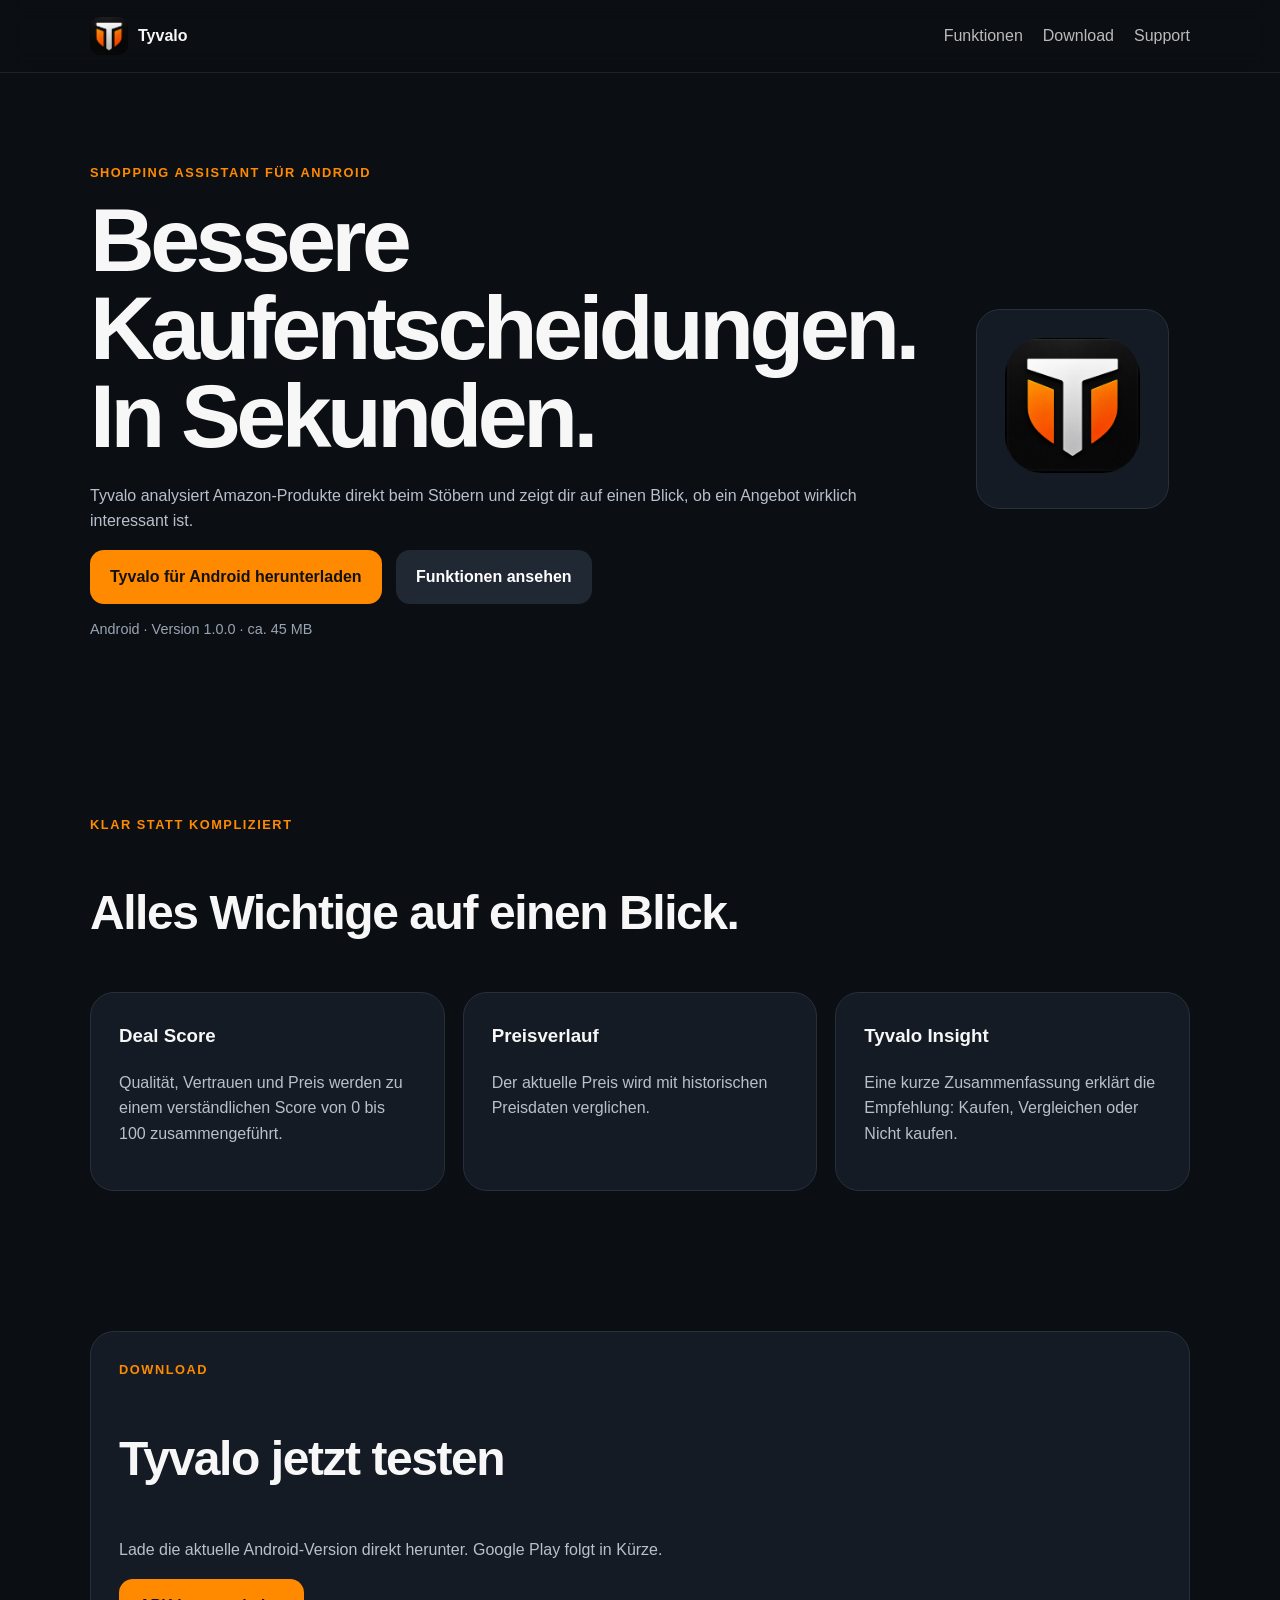
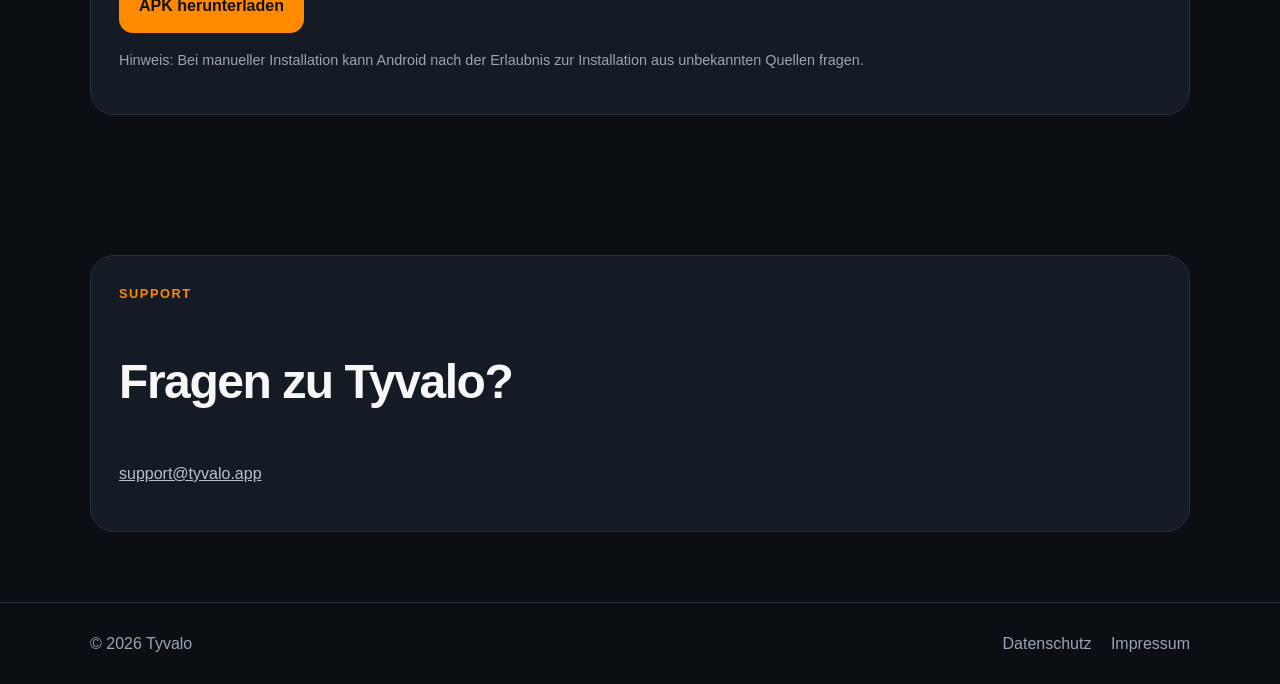
<file: index.html>
<!doctype html>
<html lang="de">
<head>
  <meta charset="utf-8">

  <meta
    name="viewport"
    content="width=device-width, initial-scale=1"
  >

  <title>
    Tyvalo – Smarte Kaufentscheidungen
  </title>

  <meta
    name="description"
    content="Tyvalo bewertet Amazon-Produkte mit Deal Score, Preisverlauf und klarer Kaufempfehlung."
  >

  <link
    rel="icon"
    href="assets/tyvalo-icon.png"
  >

  <link
    rel="stylesheet"
    href="styles.css"
  >
</head>

<body>

<header>
  <div class="container">
    <nav>

      <a
        class="brand"
        href="index.html"
      >
        <img
          src="assets/tyvalo-icon.png"
          alt=""
        >

        <span>Tyvalo</span>
      </a>

      <div class="links">
        <a href="#funktionen">
          Funktionen
        </a>

        <a href="#download">
          Download
        </a>

        <a href="#support">
          Support
        </a>
      </div>

    </nav>
  </div>
</header>


<main>

  <section class="hero">

    <div class="container hero-grid">

      <div>

        <div class="eyebrow">
          Shopping Assistant für Android
        </div>

        <h1>
          Bessere Kaufentscheidungen.
          In Sekunden.
        </h1>

        <p>
          Tyvalo analysiert Amazon-Produkte direkt
          beim Stöbern und zeigt dir auf einen Blick,
          ob ein Angebot wirklich interessant ist.
        </p>

        <a
          class="btn"
          href="download/tyvalo.apk"
          download
        >
          Tyvalo für Android herunterladen
        </a>

        <a
          class="btn"
          style="background:#202833;color:#fff"
          href="#funktionen"
        >
          Funktionen ansehen
        </a>

        <p
          style="
            margin-top:14px;
            font-size:.9rem;
            color:#9aa4b2;
          "
        >
          Android · Version 1.0.0 · ca. 45 MB
        </p>

      </div>


      <div class="hero-card">

        <img
          src="assets/tyvalo-icon.png"
          alt="Tyvalo App-Icon"
        >

      </div>

    </div>

  </section>


  <section
    class="section"
    id="funktionen"
  >

    <div class="container">

      <div class="eyebrow">
        Klar statt kompliziert
      </div>

      <h2>
        Alles Wichtige auf einen Blick.
      </h2>

      <div class="cards">

        <article class="card">

          <h3>
            Deal Score
          </h3>

          <p>
            Qualität, Vertrauen und Preis werden
            zu einem verständlichen Score von
            0 bis 100 zusammengeführt.
          </p>

        </article>


        <article class="card">

          <h3>
            Preisverlauf
          </h3>

          <p>
            Der aktuelle Preis wird mit historischen
            Preisdaten verglichen.
          </p>

        </article>


        <article class="card">

          <h3>
            Tyvalo Insight
          </h3>

          <p>
            Eine kurze Zusammenfassung erklärt
            die Empfehlung:
            Kaufen, Vergleichen oder Nicht kaufen.
          </p>

        </article>

      </div>

    </div>

  </section>


  <section
    class="section"
    id="download"
  >

    <div class="container">

      <div class="box">

        <div class="eyebrow">
          Download
        </div>

        <h2>
          Tyvalo jetzt testen
        </h2>

        <p>
          Lade die aktuelle Android-Version
          direkt herunter.
          Google Play folgt in Kürze.
        </p>

        <a
          class="btn"
          href="download/tyvalo.apk"
          download
        >
          APK herunterladen
        </a>

        <p
          style="
            margin-top:16px;
            font-size:.9rem;
            color:#9aa4b2;
          "
        >
          Hinweis:
          Bei manueller Installation kann Android
          nach der Erlaubnis zur Installation aus
          unbekannten Quellen fragen.
        </p>

      </div>

    </div>

  </section>


  <section
    class="section"
    id="support"
  >

    <div class="container">

      <div class="box">

        <div class="eyebrow">
          Support
        </div>

        <h2>
          Fragen zu Tyvalo?
        </h2>

        <p>
          <a href="mailto:support@tyvalo.app">
            support@tyvalo.app
          </a>
        </p>

      </div>

    </div>

  </section>

</main>


<footer>

  <div class="container footer">

    <span>
      © 2026 Tyvalo
    </span>

    <span>

      <a href="datenschutz.html">
        Datenschutz
      </a>

      <a href="impressum.html">
        Impressum
      </a>

    </span>

  </div>

</footer>

</body>
</html>
</file>
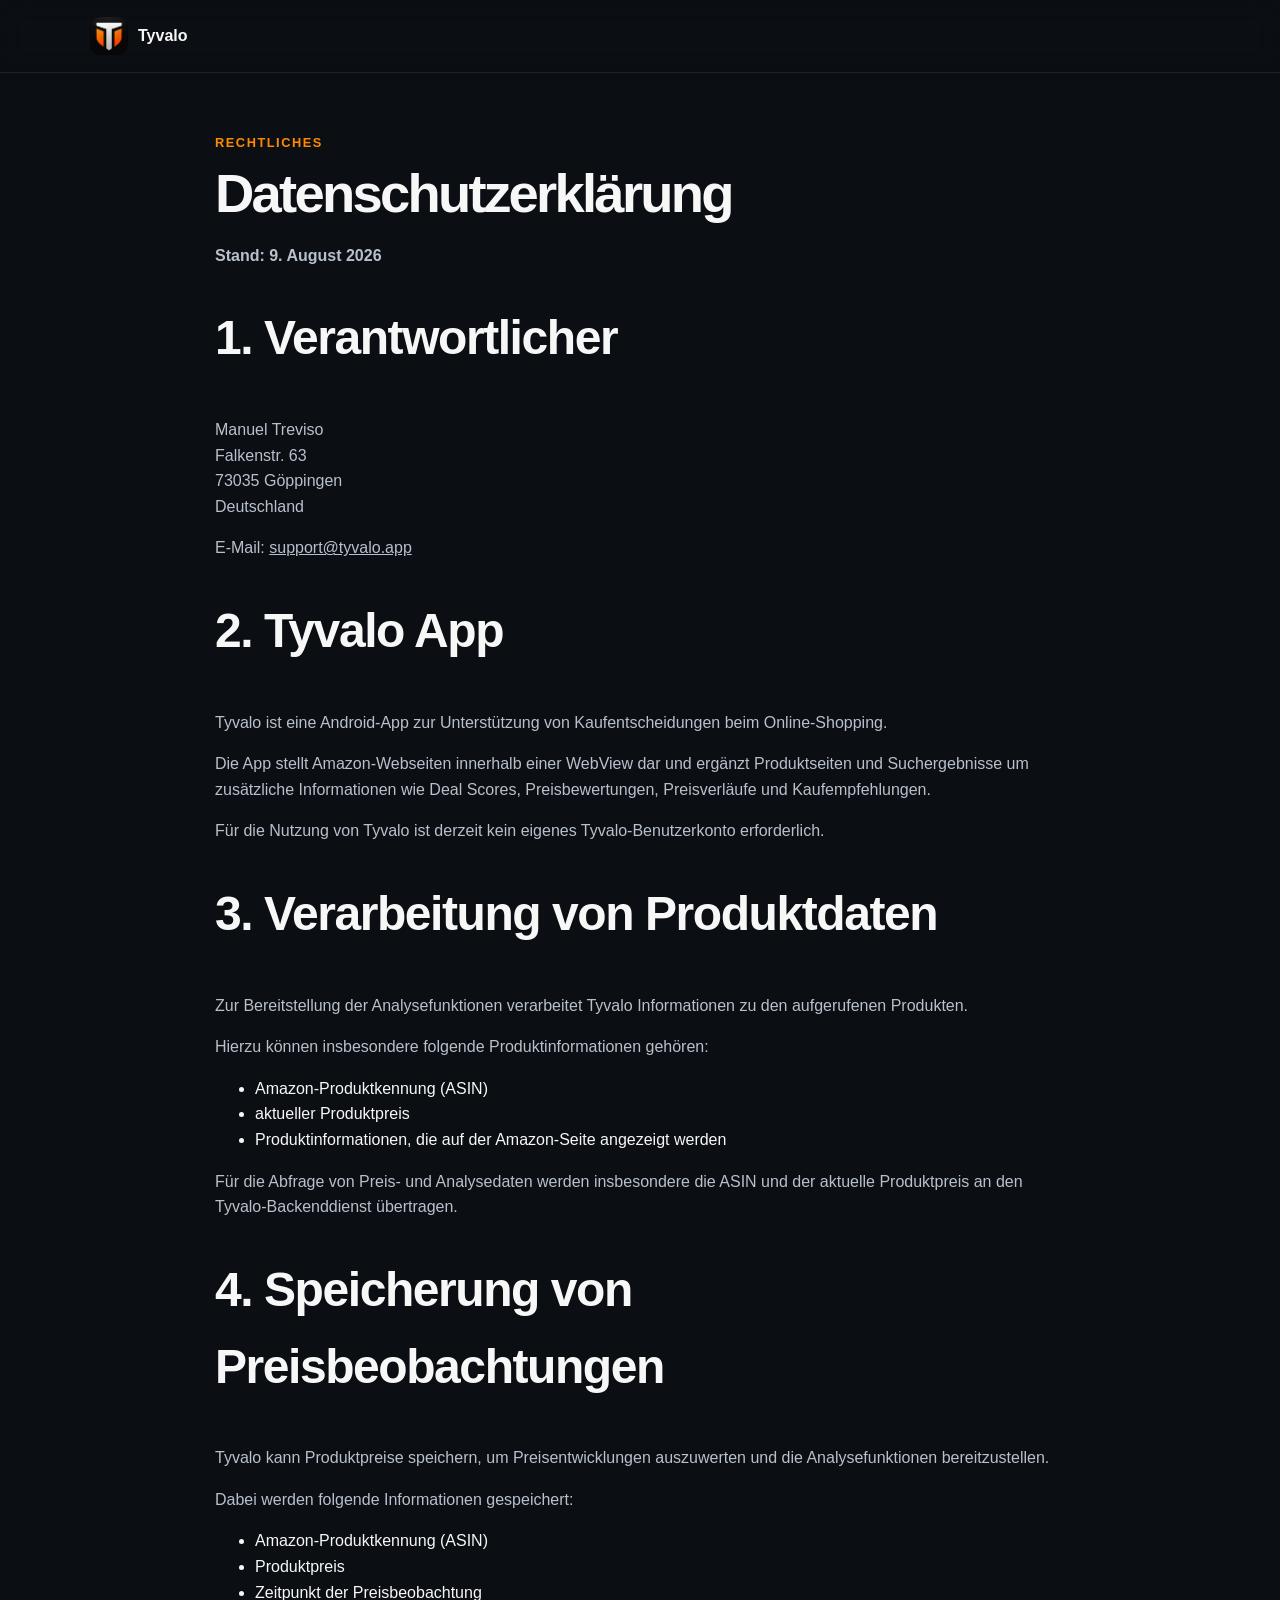
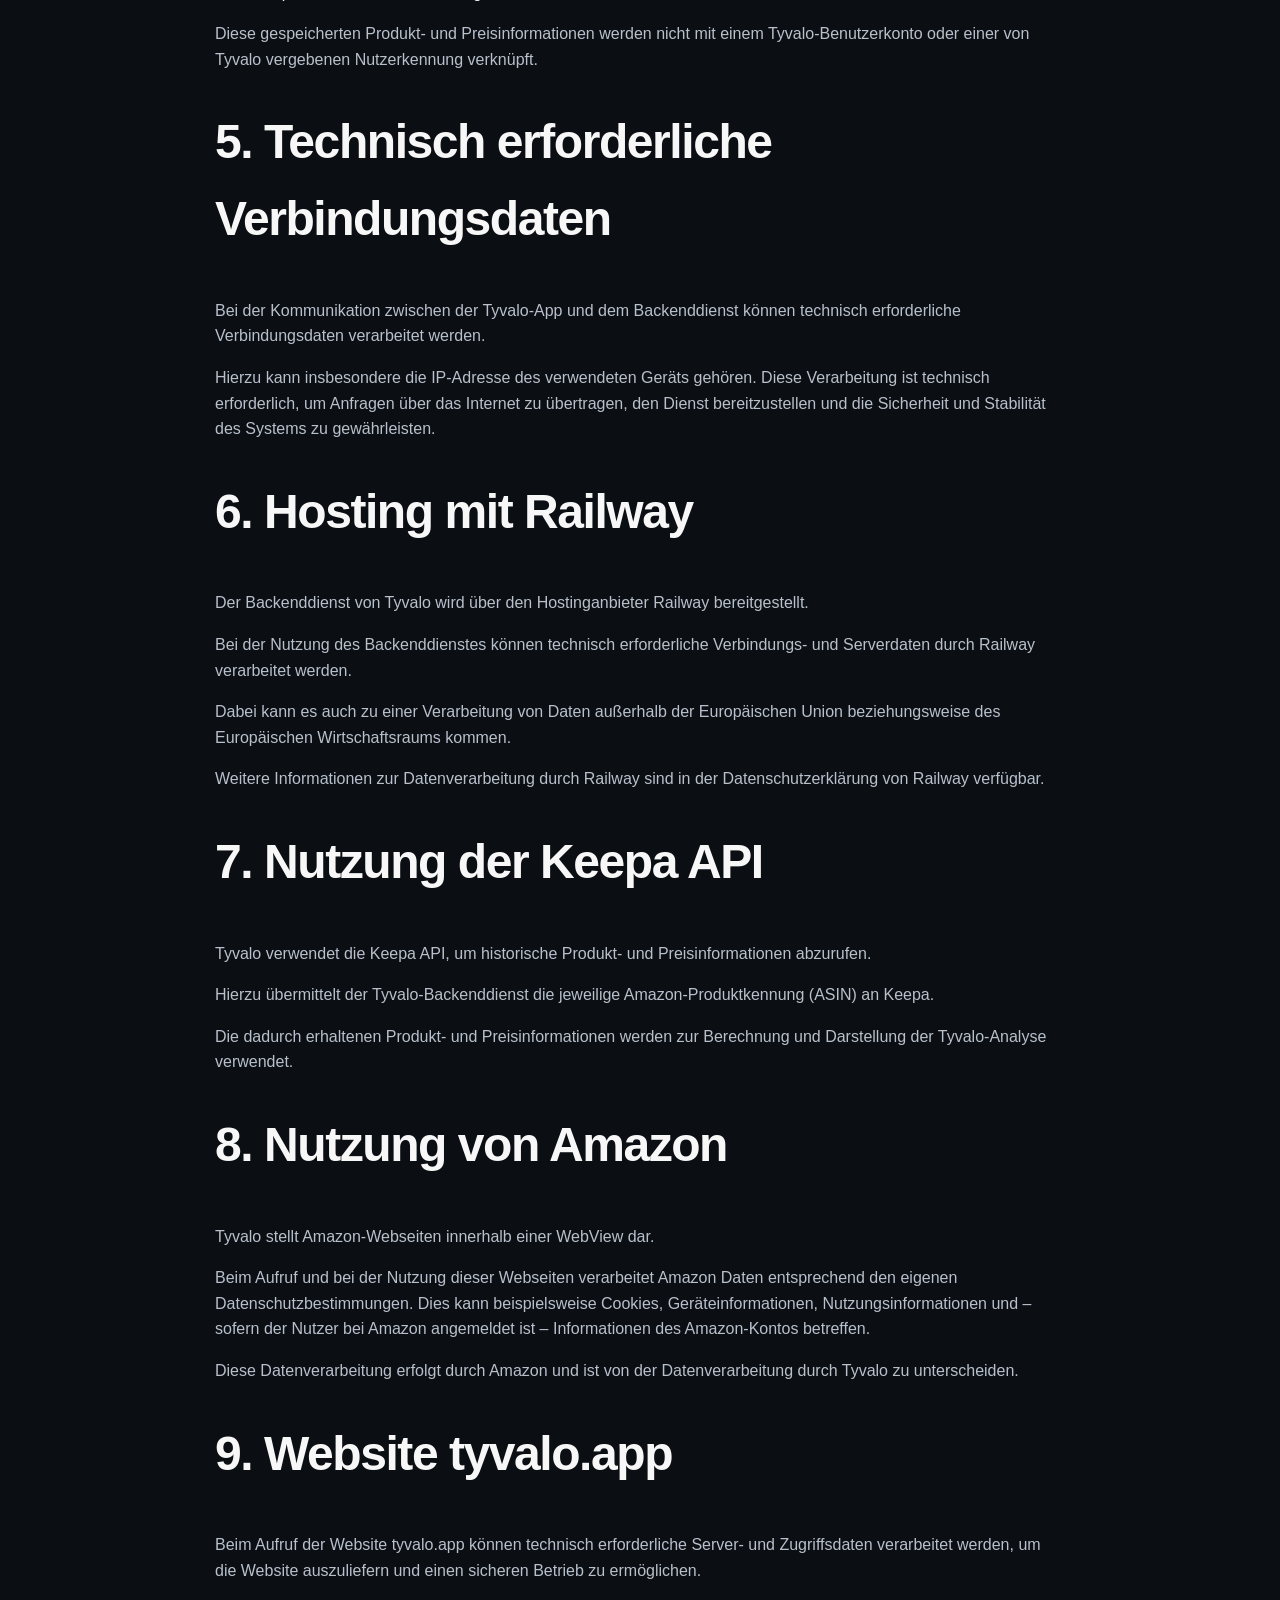
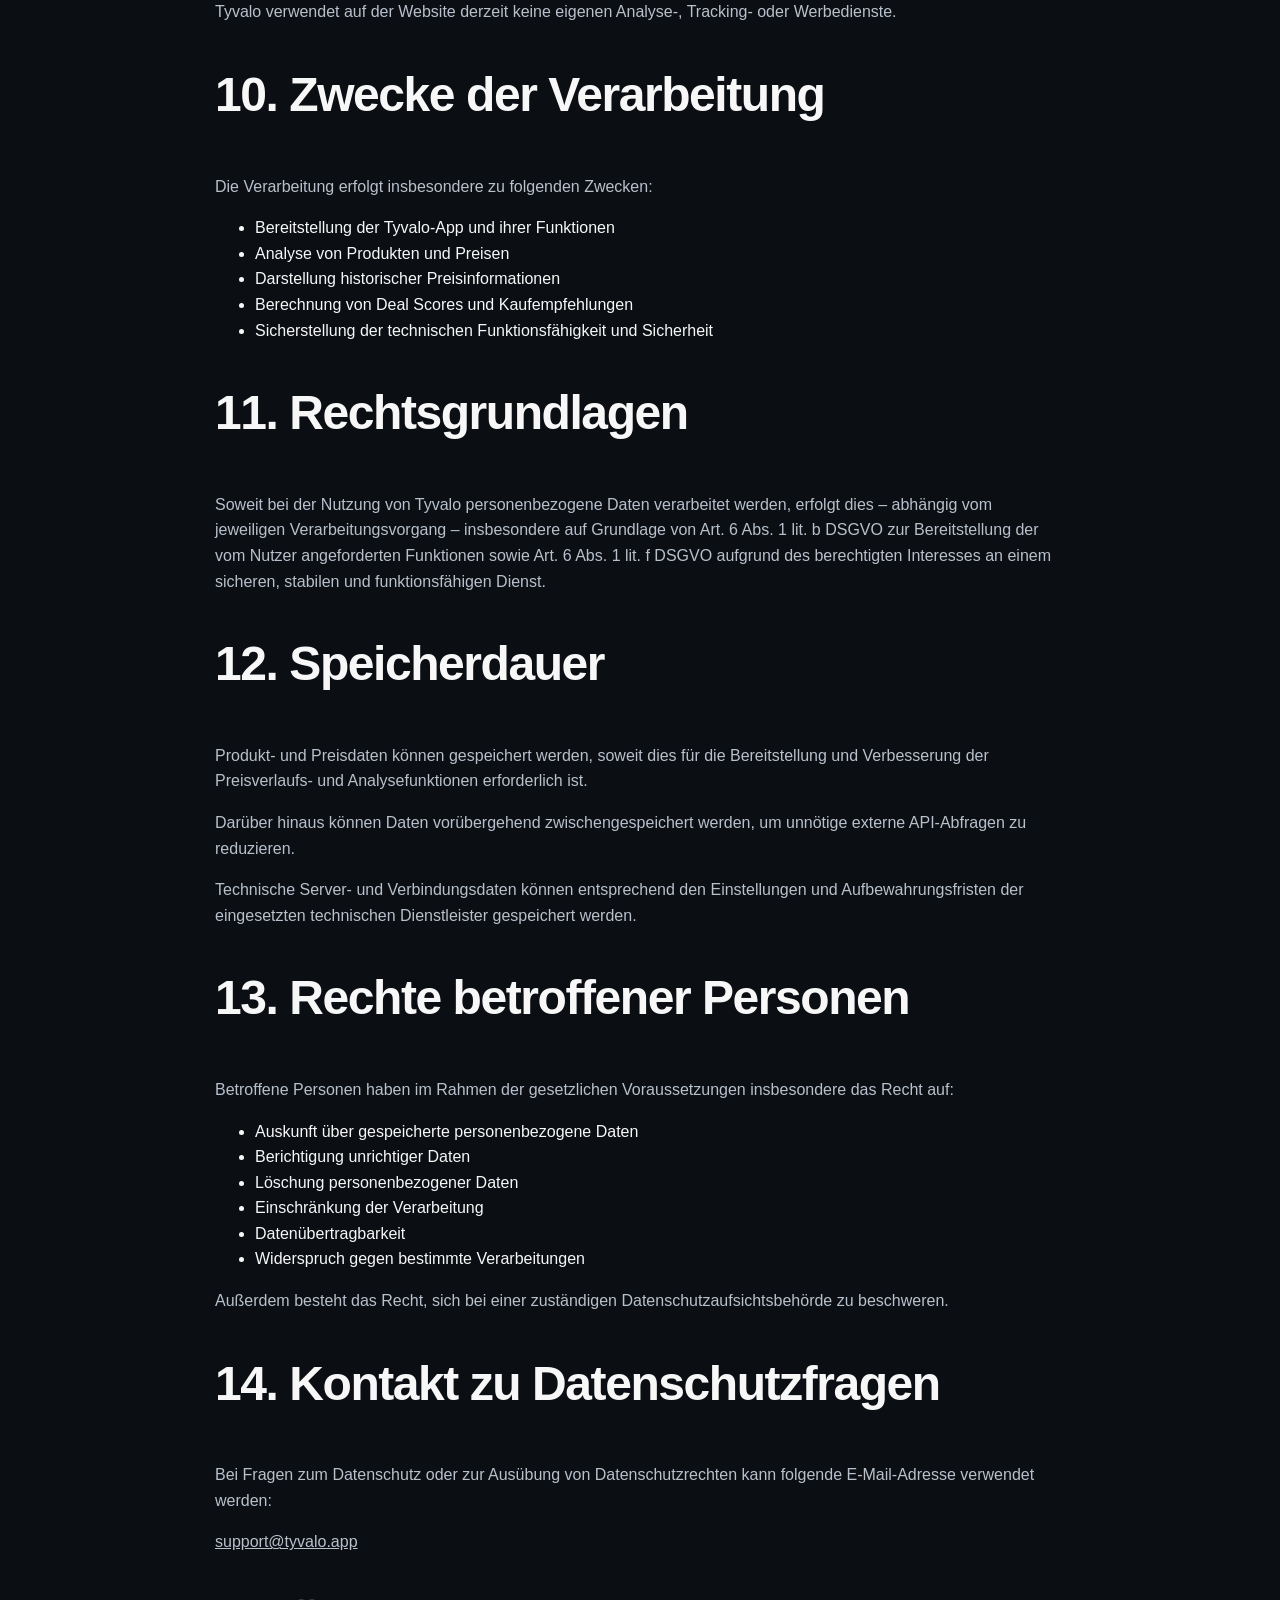
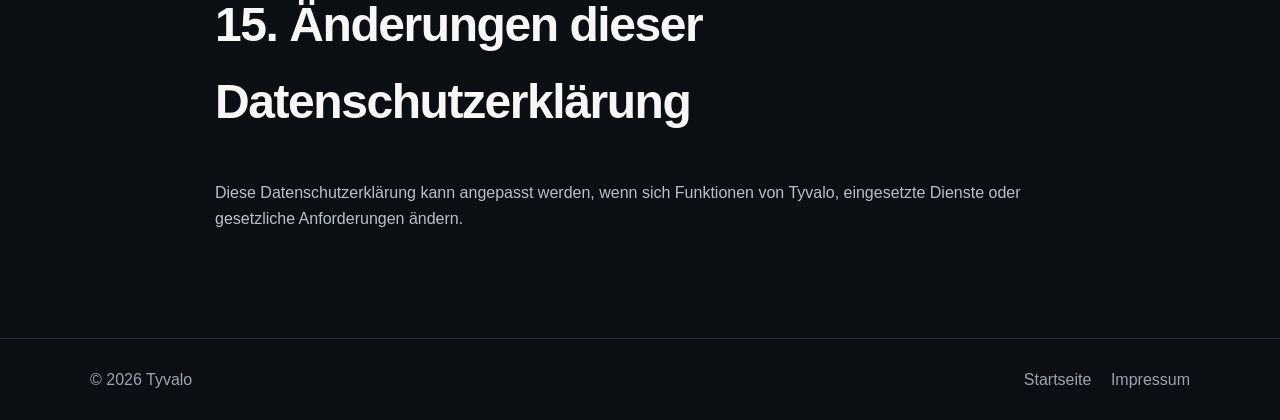
<file: datenschutz.html>
<!doctype html>
<html lang="de">
<head>
  <meta charset="utf-8">
  <meta name="viewport" content="width=device-width,initial-scale=1">
  <title>Datenschutzerklärung – Tyvalo</title>

  <link rel="stylesheet" href="styles.css">
  <link rel="icon" href="assets/tyvalo-icon.png">
</head>

<body>

<header>
  <div class="container">
    <nav>
      <a class="brand" href="index.html">
        <img src="assets/tyvalo-icon.png" alt="">
        <span>Tyvalo</span>
      </a>
    </nav>
  </div>
</header>

<main class="container legal">

  <div class="eyebrow">Rechtliches</div>
  <h1>Datenschutzerklärung</h1>

  <p><strong>Stand: 9. August 2026</strong></p>

  <h2>1. Verantwortlicher</h2>

  <p>
    Manuel Treviso<br>
    Falkenstr. 63<br>
    73035 Göppingen<br>
    Deutschland
  </p>

  <p>
    E-Mail:
    <a href="mailto:support@tyvalo.app">
      support@tyvalo.app
    </a>
  </p>


  <h2>2. Tyvalo App</h2>

  <p>
    Tyvalo ist eine Android-App zur Unterstützung von
    Kaufentscheidungen beim Online-Shopping.
  </p>

  <p>
    Die App stellt Amazon-Webseiten innerhalb einer WebView dar
    und ergänzt Produktseiten und Suchergebnisse um zusätzliche
    Informationen wie Deal Scores, Preisbewertungen,
    Preisverläufe und Kaufempfehlungen.
  </p>

  <p>
    Für die Nutzung von Tyvalo ist derzeit kein eigenes
    Tyvalo-Benutzerkonto erforderlich.
  </p>


  <h2>3. Verarbeitung von Produktdaten</h2>

  <p>
    Zur Bereitstellung der Analysefunktionen verarbeitet Tyvalo
    Informationen zu den aufgerufenen Produkten.
  </p>

  <p>
    Hierzu können insbesondere folgende Produktinformationen
    gehören:
  </p>

  <ul>
    <li>Amazon-Produktkennung (ASIN)</li>
    <li>aktueller Produktpreis</li>
    <li>Produktinformationen, die auf der Amazon-Seite angezeigt werden</li>
  </ul>

  <p>
    Für die Abfrage von Preis- und Analysedaten werden insbesondere
    die ASIN und der aktuelle Produktpreis an den Tyvalo-Backenddienst
    übertragen.
  </p>


  <h2>4. Speicherung von Preisbeobachtungen</h2>

  <p>
    Tyvalo kann Produktpreise speichern, um Preisentwicklungen
    auszuwerten und die Analysefunktionen bereitzustellen.
  </p>

  <p>
    Dabei werden folgende Informationen gespeichert:
  </p>

  <ul>
    <li>Amazon-Produktkennung (ASIN)</li>
    <li>Produktpreis</li>
    <li>Zeitpunkt der Preisbeobachtung</li>
  </ul>

  <p>
    Diese gespeicherten Produkt- und Preisinformationen werden
    nicht mit einem Tyvalo-Benutzerkonto oder einer von Tyvalo
    vergebenen Nutzerkennung verknüpft.
  </p>


  <h2>5. Technisch erforderliche Verbindungsdaten</h2>

  <p>
    Bei der Kommunikation zwischen der Tyvalo-App und dem
    Backenddienst können technisch erforderliche Verbindungsdaten
    verarbeitet werden.
  </p>

  <p>
    Hierzu kann insbesondere die IP-Adresse des verwendeten Geräts
    gehören. Diese Verarbeitung ist technisch erforderlich, um
    Anfragen über das Internet zu übertragen, den Dienst
    bereitzustellen und die Sicherheit und Stabilität des Systems
    zu gewährleisten.
  </p>


  <h2>6. Hosting mit Railway</h2>

  <p>
    Der Backenddienst von Tyvalo wird über den Hostinganbieter
    Railway bereitgestellt.
  </p>

  <p>
    Bei der Nutzung des Backenddienstes können technisch
    erforderliche Verbindungs- und Serverdaten durch Railway
    verarbeitet werden.
  </p>

  <p>
    Dabei kann es auch zu einer Verarbeitung von Daten außerhalb
    der Europäischen Union beziehungsweise des Europäischen
    Wirtschaftsraums kommen.
  </p>

  <p>
    Weitere Informationen zur Datenverarbeitung durch Railway
    sind in der Datenschutzerklärung von Railway verfügbar.
  </p>


  <h2>7. Nutzung der Keepa API</h2>

  <p>
    Tyvalo verwendet die Keepa API, um historische Produkt- und
    Preisinformationen abzurufen.
  </p>

  <p>
    Hierzu übermittelt der Tyvalo-Backenddienst die jeweilige
    Amazon-Produktkennung (ASIN) an Keepa.
  </p>

  <p>
    Die dadurch erhaltenen Produkt- und Preisinformationen werden
    zur Berechnung und Darstellung der Tyvalo-Analyse verwendet.
  </p>


  <h2>8. Nutzung von Amazon</h2>

  <p>
    Tyvalo stellt Amazon-Webseiten innerhalb einer WebView dar.
  </p>

  <p>
    Beim Aufruf und bei der Nutzung dieser Webseiten verarbeitet
    Amazon Daten entsprechend den eigenen Datenschutzbestimmungen.
    Dies kann beispielsweise Cookies, Geräteinformationen,
    Nutzungsinformationen und – sofern der Nutzer bei Amazon
    angemeldet ist – Informationen des Amazon-Kontos betreffen.
  </p>

  <p>
    Diese Datenverarbeitung erfolgt durch Amazon und ist von der
    Datenverarbeitung durch Tyvalo zu unterscheiden.
  </p>


  <h2>9. Website tyvalo.app</h2>

  <p>
    Beim Aufruf der Website tyvalo.app können technisch
    erforderliche Server- und Zugriffsdaten verarbeitet werden,
    um die Website auszuliefern und einen sicheren Betrieb zu
    ermöglichen.
  </p>

  <p>
    Tyvalo verwendet auf der Website derzeit keine eigenen
    Analyse-, Tracking- oder Werbedienste.
  </p>


  <h2>10. Zwecke der Verarbeitung</h2>

  <p>
    Die Verarbeitung erfolgt insbesondere zu folgenden Zwecken:
  </p>

  <ul>
    <li>Bereitstellung der Tyvalo-App und ihrer Funktionen</li>
    <li>Analyse von Produkten und Preisen</li>
    <li>Darstellung historischer Preisinformationen</li>
    <li>Berechnung von Deal Scores und Kaufempfehlungen</li>
    <li>Sicherstellung der technischen Funktionsfähigkeit und Sicherheit</li>
  </ul>


  <h2>11. Rechtsgrundlagen</h2>

  <p>
    Soweit bei der Nutzung von Tyvalo personenbezogene Daten
    verarbeitet werden, erfolgt dies – abhängig vom jeweiligen
    Verarbeitungsvorgang – insbesondere auf Grundlage von
    Art. 6 Abs. 1 lit. b DSGVO zur Bereitstellung der vom Nutzer
    angeforderten Funktionen sowie Art. 6 Abs. 1 lit. f DSGVO
    aufgrund des berechtigten Interesses an einem sicheren,
    stabilen und funktionsfähigen Dienst.
  </p>


  <h2>12. Speicherdauer</h2>

  <p>
    Produkt- und Preisdaten können gespeichert werden, soweit dies
    für die Bereitstellung und Verbesserung der Preisverlaufs- und
    Analysefunktionen erforderlich ist.
  </p>

  <p>
    Darüber hinaus können Daten vorübergehend zwischengespeichert
    werden, um unnötige externe API-Abfragen zu reduzieren.
  </p>

  <p>
    Technische Server- und Verbindungsdaten können entsprechend
    den Einstellungen und Aufbewahrungsfristen der eingesetzten
    technischen Dienstleister gespeichert werden.
  </p>


  <h2>13. Rechte betroffener Personen</h2>

  <p>
    Betroffene Personen haben im Rahmen der gesetzlichen
    Voraussetzungen insbesondere das Recht auf:
  </p>

  <ul>
    <li>Auskunft über gespeicherte personenbezogene Daten</li>
    <li>Berichtigung unrichtiger Daten</li>
    <li>Löschung personenbezogener Daten</li>
    <li>Einschränkung der Verarbeitung</li>
    <li>Datenübertragbarkeit</li>
    <li>Widerspruch gegen bestimmte Verarbeitungen</li>
  </ul>

  <p>
    Außerdem besteht das Recht, sich bei einer zuständigen
    Datenschutzaufsichtsbehörde zu beschweren.
  </p>


  <h2>14. Kontakt zu Datenschutzfragen</h2>

  <p>
    Bei Fragen zum Datenschutz oder zur Ausübung von
    Datenschutzrechten kann folgende E-Mail-Adresse verwendet
    werden:
  </p>

  <p>
    <a href="mailto:support@tyvalo.app">
      support@tyvalo.app
    </a>
  </p>


  <h2>15. Änderungen dieser Datenschutzerklärung</h2>

  <p>
    Diese Datenschutzerklärung kann angepasst werden, wenn sich
    Funktionen von Tyvalo, eingesetzte Dienste oder gesetzliche
    Anforderungen ändern.
  </p>

</main>


<footer>
  <div class="container footer">

    <span>© 2026 Tyvalo</span>

    <span>
      <a href="index.html">Startseite</a>
      <a href="impressum.html">Impressum</a>
    </span>

  </div>
</footer>

</body>
</html>
</file>
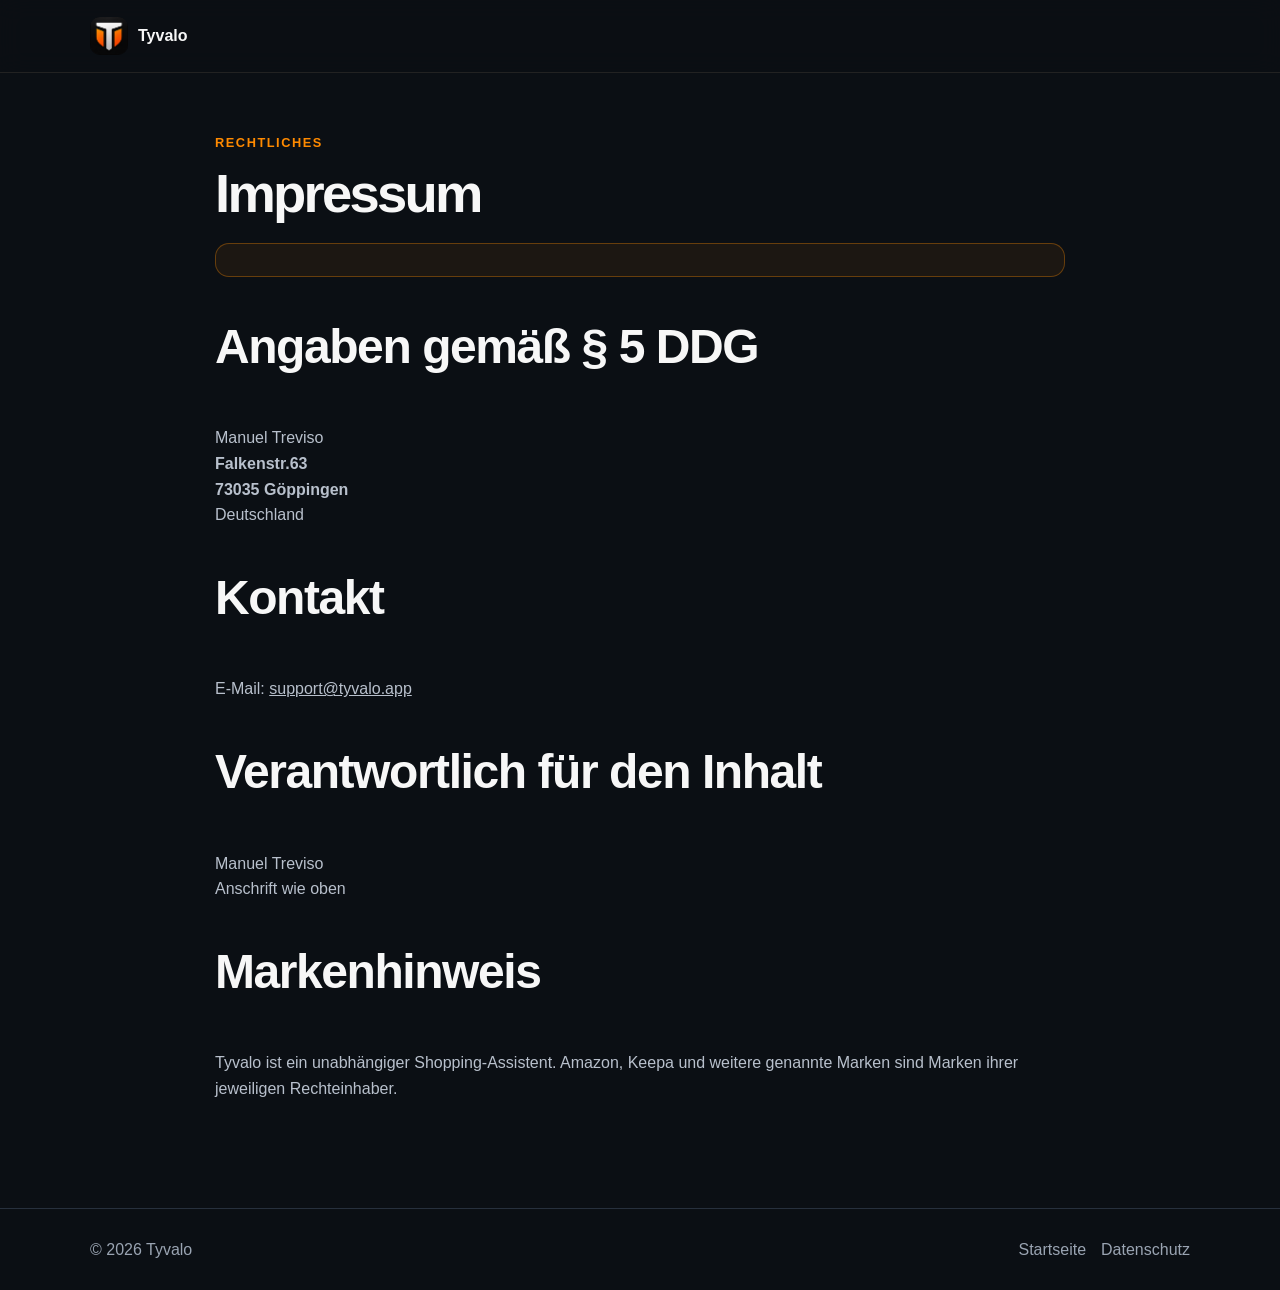
<file: impressum.html>
<!doctype html><html lang="de"><head><meta charset="utf-8"><meta name="viewport" content="width=device-width,initial-scale=1"><title>Impressum – Tyvalo</title><link rel="stylesheet" href="styles.css"><link rel="icon" href="assets/tyvalo-icon.png"></head><body><header><div class="container"><nav><a class="brand" href="index.html"><img src="assets/tyvalo-icon.png" alt=""><span>Tyvalo</span></a></nav></div></header><main class="container legal"><div class="eyebrow">Rechtliches</div><h1>Impressum</h1><div class="notice"></div><h2>Angaben gemäß § 5 DDG</h2><p>Manuel Treviso<br><strong>Falkenstr.63</strong><br><strong>73035 Göppingen</strong><br>Deutschland</p><h2>Kontakt</h2><p>E-Mail: <a href="mailto:support@tyvalo.app">support@tyvalo.app</a></p><h2>Verantwortlich für den Inhalt</h2><p>Manuel Treviso<br>Anschrift wie oben</p><h2>Markenhinweis</h2><p>Tyvalo ist ein unabhängiger Shopping-Assistent. Amazon, Keepa und weitere genannte Marken sind Marken ihrer jeweiligen Rechteinhaber.</p></main><footer><div class="container footer"><span>© 2026 Tyvalo</span><span><a href="index.html">Startseite</a><a href="datenschutz.html">Datenschutz</a></span></div></footer></body></html>
</file>
<file: styles.css>
body{margin:0;font-family:Arial,sans-serif;background:#0b0f14;color:#f7f7f7;line-height:1.6}
a{color:inherit}.container{width:min(1100px,calc(100% - 40px));margin:auto}
header{position:sticky;top:0;background:#0b0f14e8;border-bottom:1px solid #222;backdrop-filter:blur(12px)}
nav{height:72px;display:flex;align-items:center;justify-content:space-between}
.brand{display:flex;gap:10px;align-items:center;text-decoration:none;font-weight:800}.brand img{width:38px;border-radius:10px}
.links{display:flex;gap:20px}.links a{text-decoration:none;color:#bbb}
.hero{padding:90px 0}.hero-grid{display:grid;grid-template-columns:1.1fr .9fr;gap:60px;align-items:center}
.eyebrow{color:#ff8a00;font-weight:800;text-transform:uppercase;letter-spacing:.12em;font-size:.8rem}
h1{font-size:clamp(3rem,7vw,6rem);line-height:.98;letter-spacing:-.05em;margin:14px 0 22px}
h2{font-size:clamp(2rem,4vw,3rem);letter-spacing:-.03em}
p{color:#b8c0cc}.btn{display:inline-block;padding:14px 20px;border-radius:14px;text-decoration:none;font-weight:800;background:#ff8a00;color:#111;margin-right:10px}
.hero-card,.card,.box{background:#141b24;border:1px solid #27303d;border-radius:24px;padding:28px}
.hero-card img{width:min(360px,100%);margin:auto;border-radius:28%}
.section{padding:70px 0}.cards{display:grid;grid-template-columns:repeat(3,1fr);gap:18px}.card h3{margin-top:0}
footer{border-top:1px solid #27303d;padding:28px 0;color:#9aa4b2}.footer{display:flex;justify-content:space-between;gap:20px;flex-wrap:wrap}
.footer a{text-decoration:none;color:#9aa4b2;margin-left:15px}
.legal{max-width:850px;padding:60px 0 90px}.legal h1{font-size:3.4rem}.legal h2{margin-top:32px}
.notice{padding:16px;border:1px solid #ff8a0055;background:#ff8a0012;border-radius:14px;color:#ffd09a}
@media(max-width:800px){.hero-grid,.cards{grid-template-columns:1fr}.links{display:none}}
</file>
